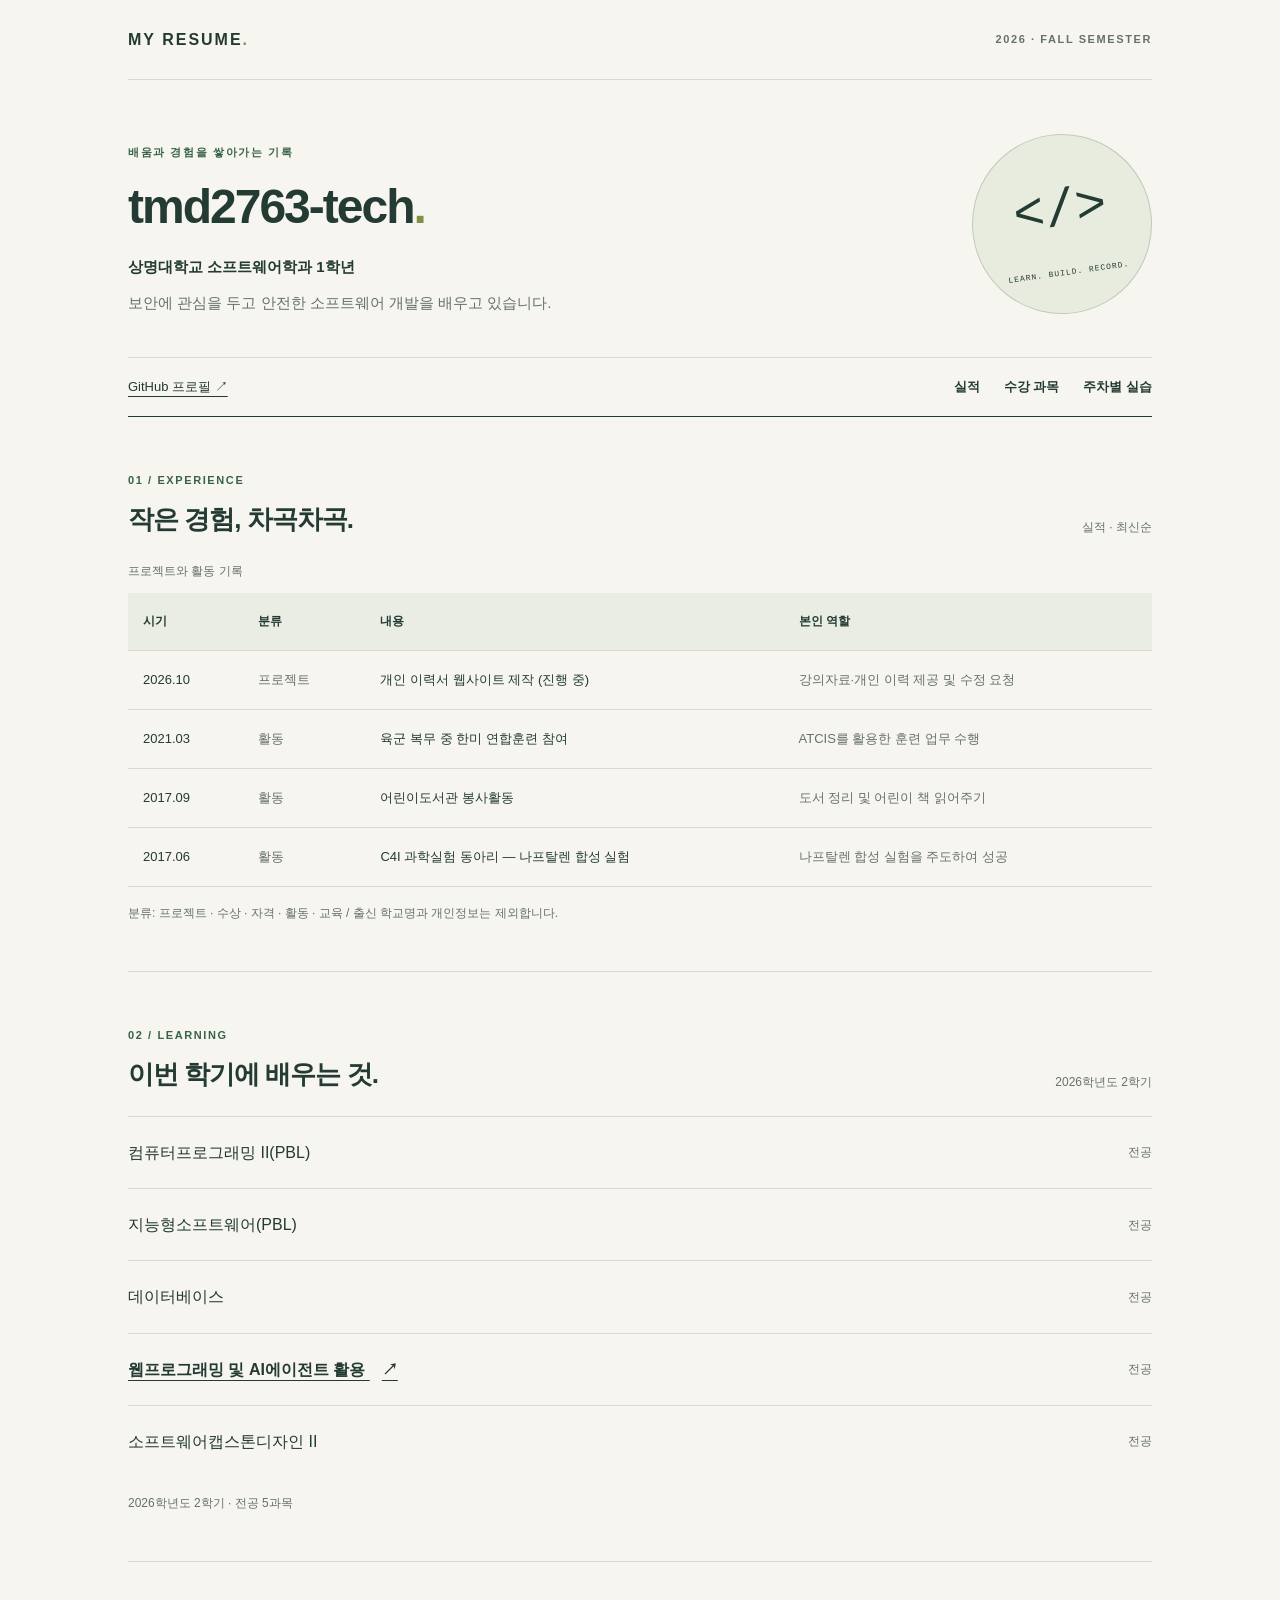
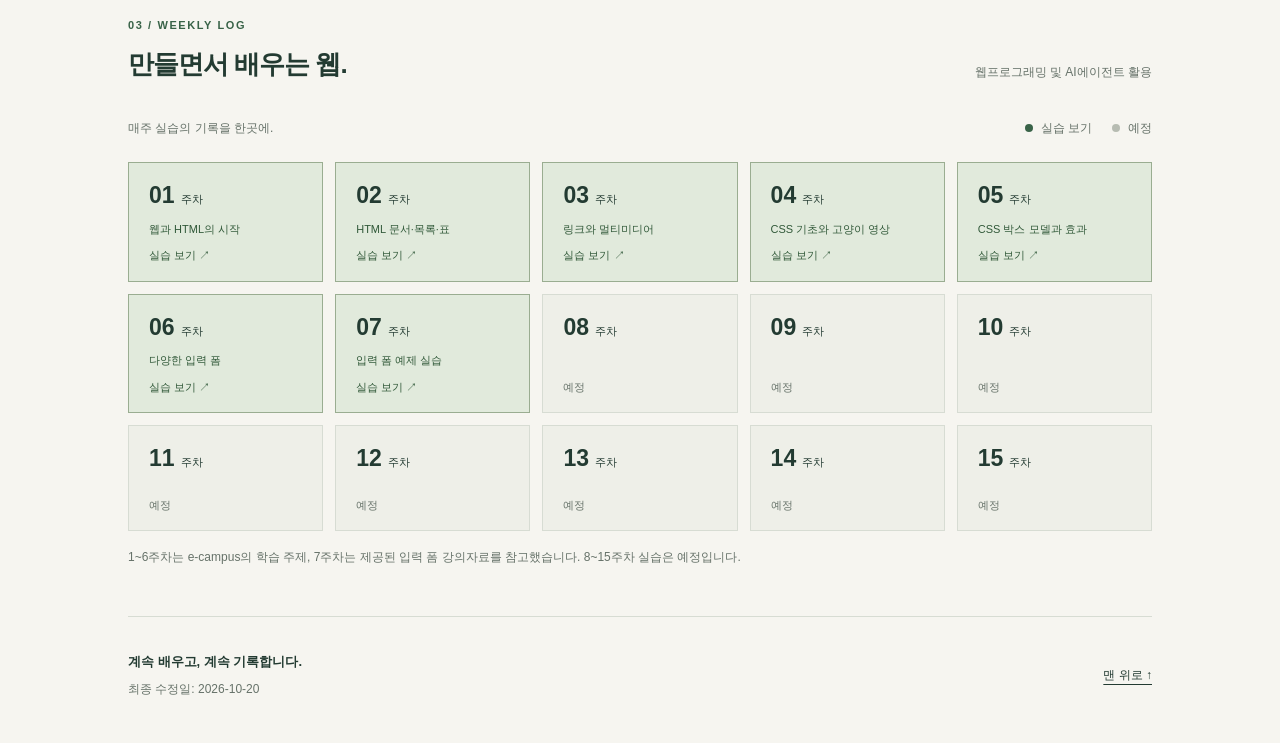
<file: index.html>
<!DOCTYPE html>
<html lang="ko">
<head>
  <meta charset="UTF-8">
  <meta name="viewport" content="width=device-width, initial-scale=1.0">
  <meta name="description" content="배움과 경험을 기록하는 개인 이력서">
  <title>개인 이력서 | 배움의 기록</title>
  <link rel="stylesheet" href="styles.css">
</head>
<body>
  <a class="skip-link" href="#main">본문으로 바로가기</a>
  <div class="page">
    <header id="top">
      <div class="topline"><span class="brand">MY RESUME<span class="dot">.</span></span><span class="edition">2026 · FALL SEMESTER</span></div>
      <div class="hero">
        <div>
          <p class="eyebrow">배움과 경험을 쌓아가는 기록</p>
          <h1>tmd2763-tech<span class="dot">.</span></h1>
          <p class="affiliation">상명대학교 소프트웨어학과 1학년</p>
          <p class="intro">보안에 관심을 두고 안전한 소프트웨어 개발을 배우고 있습니다.</p>
        </div>
        <div class="profile-mark" aria-hidden="true">&lt;/&gt;<span>LEARN. BUILD. RECORD.</span></div>
      </div>
      <div class="header-bottom"><a href="https://github.com/tmd2763-tech">GitHub 프로필 ↗</a><nav aria-label="이력서 목차"><a href="#experience">실적</a><a href="#courses">수강 과목</a><a href="#weekly">주차별 실습</a></nav></div>
    </header>
    <main id="main">
      <section id="experience" aria-labelledby="experience-title">
        <div class="section-heading"><div><span class="eyebrow">01 / EXPERIENCE</span><h2 id="experience-title">작은 경험, 차곡차곡.</h2></div><span class="section-aside">실적 · 최신순</span></div>
        <div class="table-scroll" role="region" aria-label="실적 표, 좁은 화면에서 가로 스크롤" tabindex="0">
          <table><caption>프로젝트와 활동 기록</caption><thead><tr><th scope="col">시기</th><th scope="col">분류</th><th scope="col">내용</th><th scope="col">본인 역할</th></tr></thead><tbody>
            <tr><td>2026.10</td><td>프로젝트</td><td>개인 이력서 웹사이트 제작 (진행 중)</td><td>강의자료·개인 이력 제공 및 수정 요청</td></tr>
            <tr><td>2021.03</td><td>활동</td><td>육군 복무 중 한미 연합훈련 참여</td><td>ATCIS를 활용한 훈련 업무 수행</td></tr>
            <tr><td>2017.09</td><td>활동</td><td>어린이도서관 봉사활동</td><td>도서 정리 및 어린이 책 읽어주기</td></tr>
            <tr><td>2017.06</td><td>활동</td><td>C4I 과학실험 동아리 — 나프탈렌 합성 실험</td><td>나프탈렌 합성 실험을 주도하여 성공</td></tr>
          </tbody></table>
        </div>
        <p class="section-note">분류: 프로젝트 · 수상 · 자격 · 활동 · 교육 / 출신 학교명과 개인정보는 제외합니다.</p>
      </section>
      <section id="courses" aria-labelledby="courses-title">
        <div class="section-heading"><div><span class="eyebrow">02 / LEARNING</span><h2 id="courses-title">이번 학기에 배우는 것.</h2></div><span class="section-aside">2026학년도 2학기</span></div>
        <ul class="course-list"><li><span>컴퓨터프로그래밍 II(PBL)</span><span class="course-type">전공</span></li><li><span>지능형소프트웨어(PBL)</span><span class="course-type">전공</span></li><li><span>데이터베이스</span><span class="course-type">전공</span></li><li><a href="#weekly">웹프로그래밍 및 AI에이전트 활용 <span aria-hidden="true">↗</span></a><span class="course-type">전공</span></li><li><span>소프트웨어캡스톤디자인 II</span><span class="course-type">전공</span></li></ul>
        <p class="section-note">2026학년도 2학기 · 전공 5과목</p>
      </section>
      <section id="weekly" aria-labelledby="weekly-title">
        <div class="section-heading"><div><span class="eyebrow">03 / WEEKLY LOG</span><h2 id="weekly-title">만들면서 배우는 웹.</h2></div><span class="section-aside">웹프로그래밍 및 AI에이전트 활용</span></div>
        <div class="weekly-meta"><p>매주 실습의 기록을 한곳에.</p><p class="legend"><span class="complete-dot"></span>실습 보기 <span class="pending-dot"></span>예정</p></div>
        <ol class="week-grid">
          <li class="completed"><a href="practice/lec01.html?v=20261020-clean"><span class="week-number">01<span>주차</span></span><span class="status">웹과 HTML의 시작</span><span class="status">실습 보기 ↗</span></a></li>
          <li class="completed"><a href="practice/lec02.html?v=20261020-clean"><span class="week-number">02<span>주차</span></span><span class="status">HTML 문서·목록·표</span><span class="status">실습 보기 ↗</span></a></li>
          <li class="completed"><a href="practice/lec03.html?v=20261020-clean"><span class="week-number">03<span>주차</span></span><span class="status">링크와 멀티미디어</span><span class="status">실습 보기 ↗</span></a></li>
          <li class="completed"><a href="practice/lec04.html?v=20261020-clean"><span class="week-number">04<span>주차</span></span><span class="status">CSS 기초와 고양이 영상</span><span class="status">실습 보기 ↗</span></a></li>
          <li class="completed"><a href="practice/lec05.html?v=20261020-clean"><span class="week-number">05<span>주차</span></span><span class="status">CSS 박스 모델과 효과</span><span class="status">실습 보기 ↗</span></a></li>
          <li class="completed"><a href="practice/lec06.html?v=20261020-clean"><span class="week-number">06<span>주차</span></span><span class="status">다양한 입력 폼</span><span class="status">실습 보기 ↗</span></a></li>
          <li class="completed"><a href="practice/lec07.html?v=20261020-clean"><span class="week-number">07<span>주차</span></span><span class="status">입력 폼 예제 실습</span><span class="status">실습 보기 ↗</span></a></li>
          <li><span class="week-number">08<span>주차</span></span><span class="status">예정</span></li>
          <li><span class="week-number">09<span>주차</span></span><span class="status">예정</span></li>
          <li><span class="week-number">10<span>주차</span></span><span class="status">예정</span></li>
          <li><span class="week-number">11<span>주차</span></span><span class="status">예정</span></li>
          <li><span class="week-number">12<span>주차</span></span><span class="status">예정</span></li>
          <li><span class="week-number">13<span>주차</span></span><span class="status">예정</span></li>
          <li><span class="week-number">14<span>주차</span></span><span class="status">예정</span></li>
          <li><span class="week-number">15<span>주차</span></span><span class="status">예정</span></li>
        </ol>
        <p class="section-note">1~6주차는 e-campus의 학습 주제, 7주차는 제공된 입력 폼 강의자료를 참고했습니다. 8~15주차 실습은 예정입니다.</p>
      </section>
    </main>
    <footer><div><strong>계속 배우고, 계속 기록합니다.</strong><p>최종 수정일: <time datetime="2026-10-20">2026-10-20</time></p></div><a href="#top">맨 위로 <span aria-hidden="true">↑</span></a></footer>
  </div>
</body>
</html>
</file>
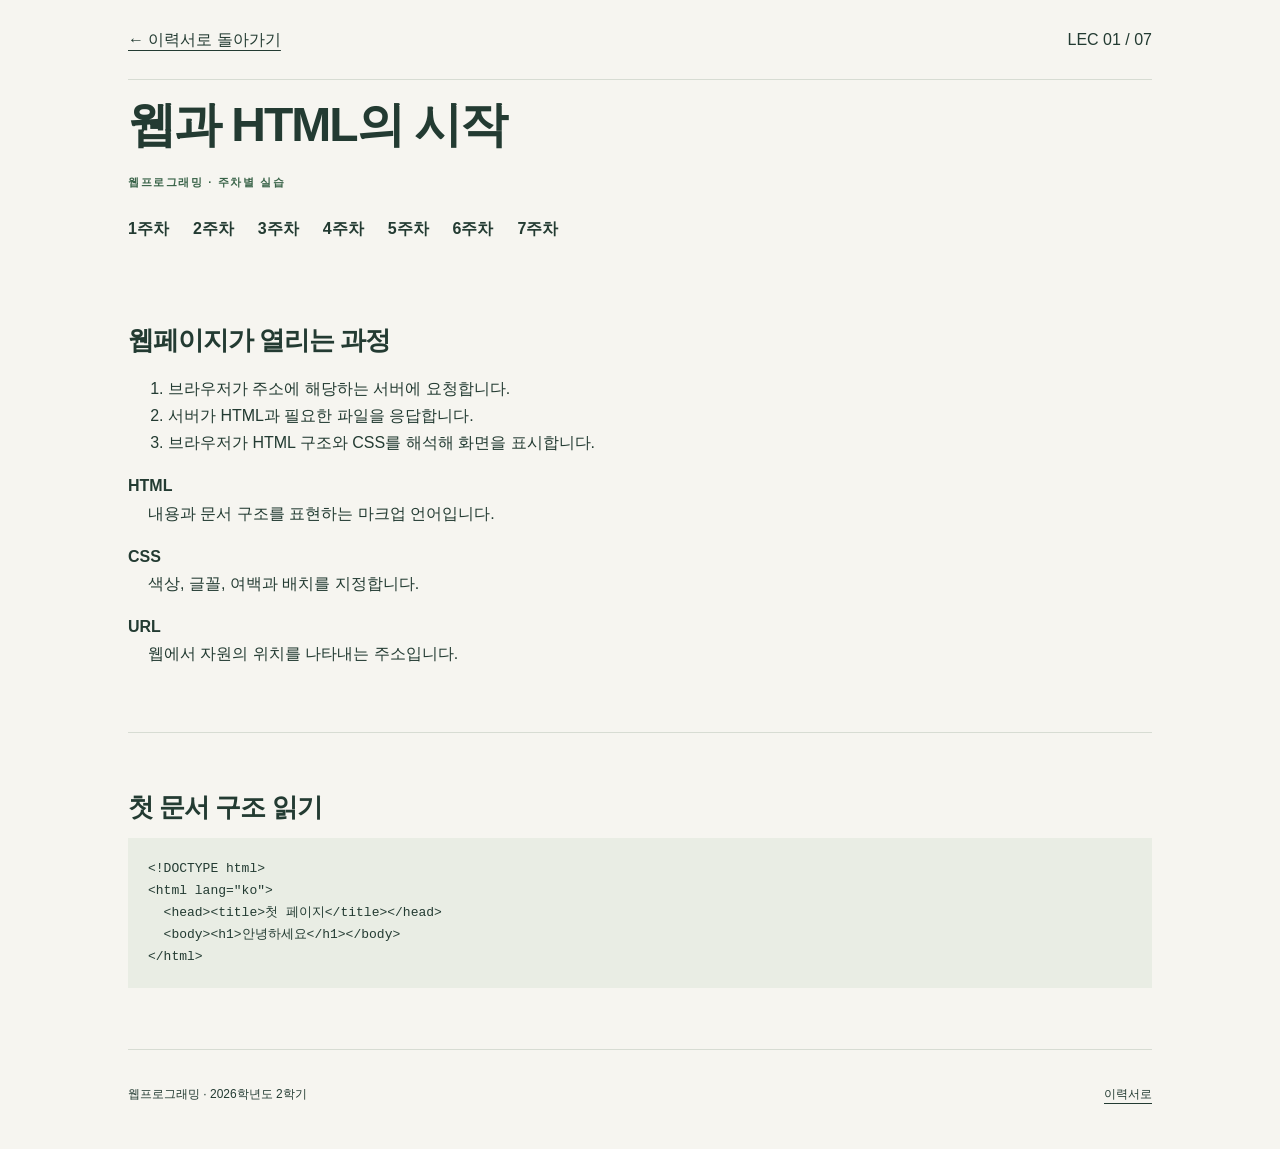
<file: practice/lec01.html>
<!DOCTYPE html><html lang="ko"><head><meta charset="UTF-8"><meta name="viewport" content="width=device-width, initial-scale=1.0"><title>Lec01 · 웹과 HTML의 시작</title><link rel="stylesheet" href="../styles.css"><link rel="stylesheet" href="practice.css"></head><body><a class="skip-link" href="#main">본문으로 바로가기</a><div class="page"><header><div class="topline"><a href="../index.html?v=20261020-clean#weekly">← 이력서로 돌아가기</a><span>LEC 01 / 07</span></div><h1>웹과 HTML의 시작</h1><p class="eyebrow">웹프로그래밍 · 주차별 실습</p><nav class="lesson-nav" aria-label="주차별 실습"><a href="lec01.html?v=20261020-clean">1주차</a><a href="lec02.html?v=20261020-clean">2주차</a><a href="lec03.html?v=20261020-clean">3주차</a><a href="lec04.html?v=20261020-clean">4주차</a><a href="lec05.html?v=20261020-clean">5주차</a><a href="lec06.html?v=20261020-clean">6주차</a><a href="lec07.html?v=20261020-clean">7주차</a></nav></header><main id="main"><section><h2>웹페이지가 열리는 과정</h2><ol><li>브라우저가 주소에 해당하는 서버에 요청합니다.</li><li>서버가 HTML과 필요한 파일을 응답합니다.</li><li>브라우저가 HTML 구조와 CSS를 해석해 화면을 표시합니다.</li></ol><dl><dt>HTML</dt><dd>내용과 문서 구조를 표현하는 마크업 언어입니다.</dd><dt>CSS</dt><dd>색상, 글꼴, 여백과 배치를 지정합니다.</dd><dt>URL</dt><dd>웹에서 자원의 위치를 나타내는 주소입니다.</dd></dl></section><section><h2>첫 문서 구조 읽기</h2><pre><code>&lt;!DOCTYPE html&gt;
&lt;html lang="ko"&gt;
  &lt;head&gt;&lt;title&gt;첫 페이지&lt;/title&gt;&lt;/head&gt;
  &lt;body&gt;&lt;h1&gt;안녕하세요&lt;/h1&gt;&lt;/body&gt;
&lt;/html&gt;</code></pre></section></main><footer><span>웹프로그래밍 · 2026학년도 2학기</span><a href="../index.html?v=20261020-clean#weekly">이력서로</a></footer></div></body></html>
</file>
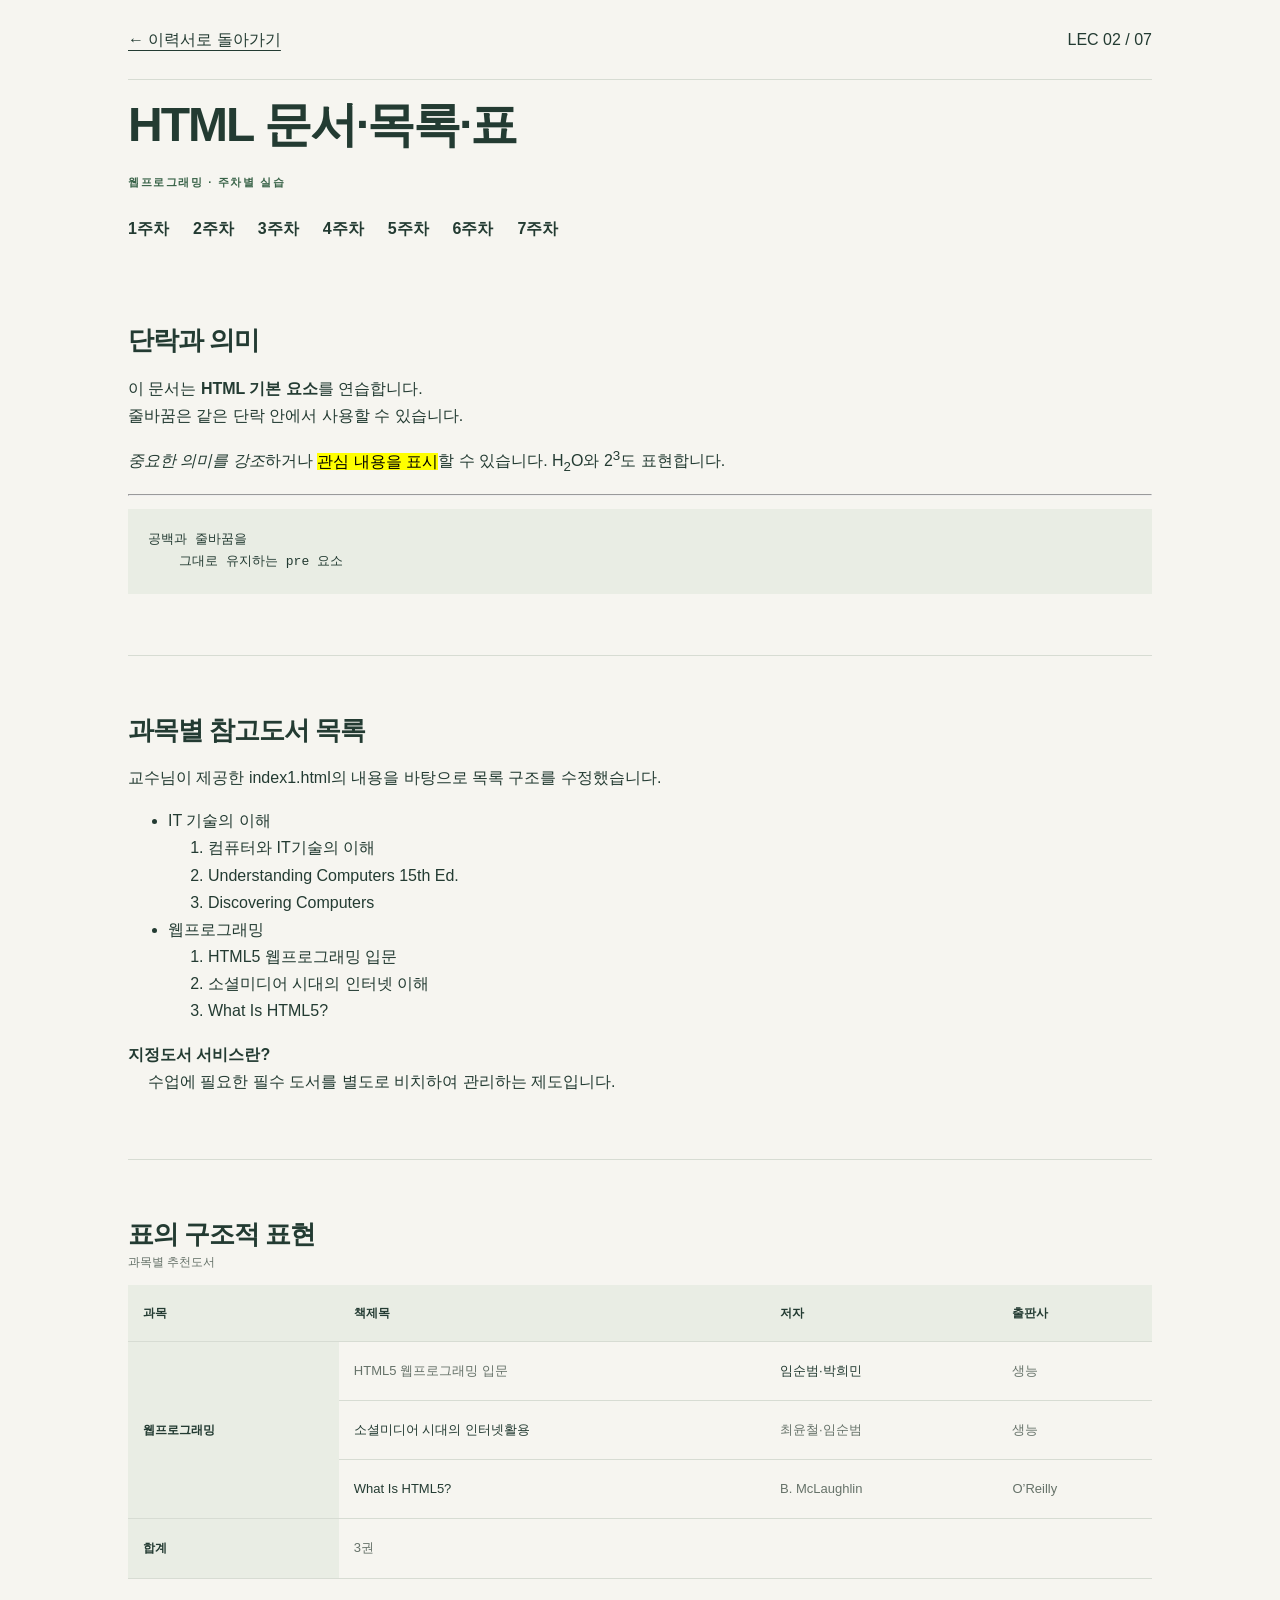
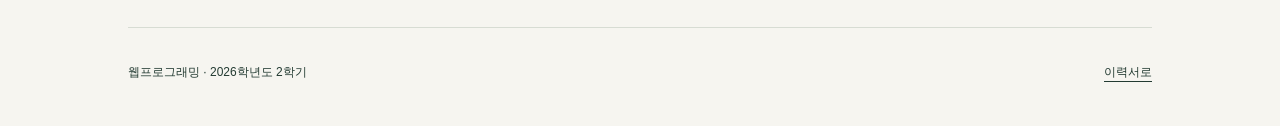
<file: practice/lec02.html>
<!DOCTYPE html><html lang="ko"><head><meta charset="UTF-8"><meta name="viewport" content="width=device-width, initial-scale=1.0"><title>Lec02 · HTML 문서·목록·표</title><link rel="stylesheet" href="../styles.css"><link rel="stylesheet" href="practice.css"></head><body><a class="skip-link" href="#main">본문으로 바로가기</a><div class="page"><header><div class="topline"><a href="../index.html?v=20261020-clean#weekly">← 이력서로 돌아가기</a><span>LEC 02 / 07</span></div><h1>HTML 문서·목록·표</h1><p class="eyebrow">웹프로그래밍 · 주차별 실습</p><nav class="lesson-nav" aria-label="주차별 실습"><a href="lec01.html?v=20261020-clean">1주차</a><a href="lec02.html?v=20261020-clean">2주차</a><a href="lec03.html?v=20261020-clean">3주차</a><a href="lec04.html?v=20261020-clean">4주차</a><a href="lec05.html?v=20261020-clean">5주차</a><a href="lec06.html?v=20261020-clean">6주차</a><a href="lec07.html?v=20261020-clean">7주차</a></nav></header><main id="main"><section><h2>단락과 의미</h2><p>이 문서는 <strong>HTML 기본 요소</strong>를 연습합니다.<br>줄바꿈은 같은 단락 안에서 사용할 수 있습니다.</p><p><em>중요한 의미를 강조</em>하거나 <mark>관심 내용을 표시</mark>할 수 있습니다. H<sub>2</sub>O와 2<sup>3</sup>도 표현합니다.</p><hr><pre>공백과 줄바꿈을
    그대로 유지하는 pre 요소</pre></section><section><h2>과목별 참고도서 목록</h2><p>교수님이 제공한 index1.html의 내용을 바탕으로 목록 구조를 수정했습니다.</p><ul><li>IT 기술의 이해<ol><li>컴퓨터와 IT기술의 이해</li><li>Understanding Computers 15th Ed.</li><li>Discovering Computers</li></ol></li><li>웹프로그래밍<ol><li>HTML5 웹프로그래밍 입문</li><li>소셜미디어 시대의 인터넷 이해</li><li>What Is HTML5?</li></ol></li></ul><dl><dt>지정도서 서비스란?</dt><dd>수업에 필요한 필수 도서를 별도로 비치하여 관리하는 제도입니다.</dd></dl></section><section><h2>표의 구조적 표현</h2><div class="table-scroll" tabindex="0" role="region" aria-label="과목별 추천도서 표"><table><caption>과목별 추천도서</caption><thead><tr><th scope="col">과목</th><th scope="col">책제목</th><th scope="col">저자</th><th scope="col">출판사</th></tr></thead><tbody><tr><th scope="rowgroup" rowspan="3">웹프로그래밍</th><td>HTML5 웹프로그래밍 입문</td><td>임순범·박희민</td><td>생능</td></tr><tr><td>소셜미디어 시대의 인터넷활용</td><td>최윤철·임순범</td><td>생능</td></tr><tr><td>What Is HTML5?</td><td>B. McLaughlin</td><td>O’Reilly</td></tr></tbody><tfoot><tr><th scope="row">합계</th><td colspan="3">3권</td></tr></tfoot></table></div></section></main><footer><span>웹프로그래밍 · 2026학년도 2학기</span><a href="../index.html?v=20261020-clean#weekly">이력서로</a></footer></div></body></html>
</file>
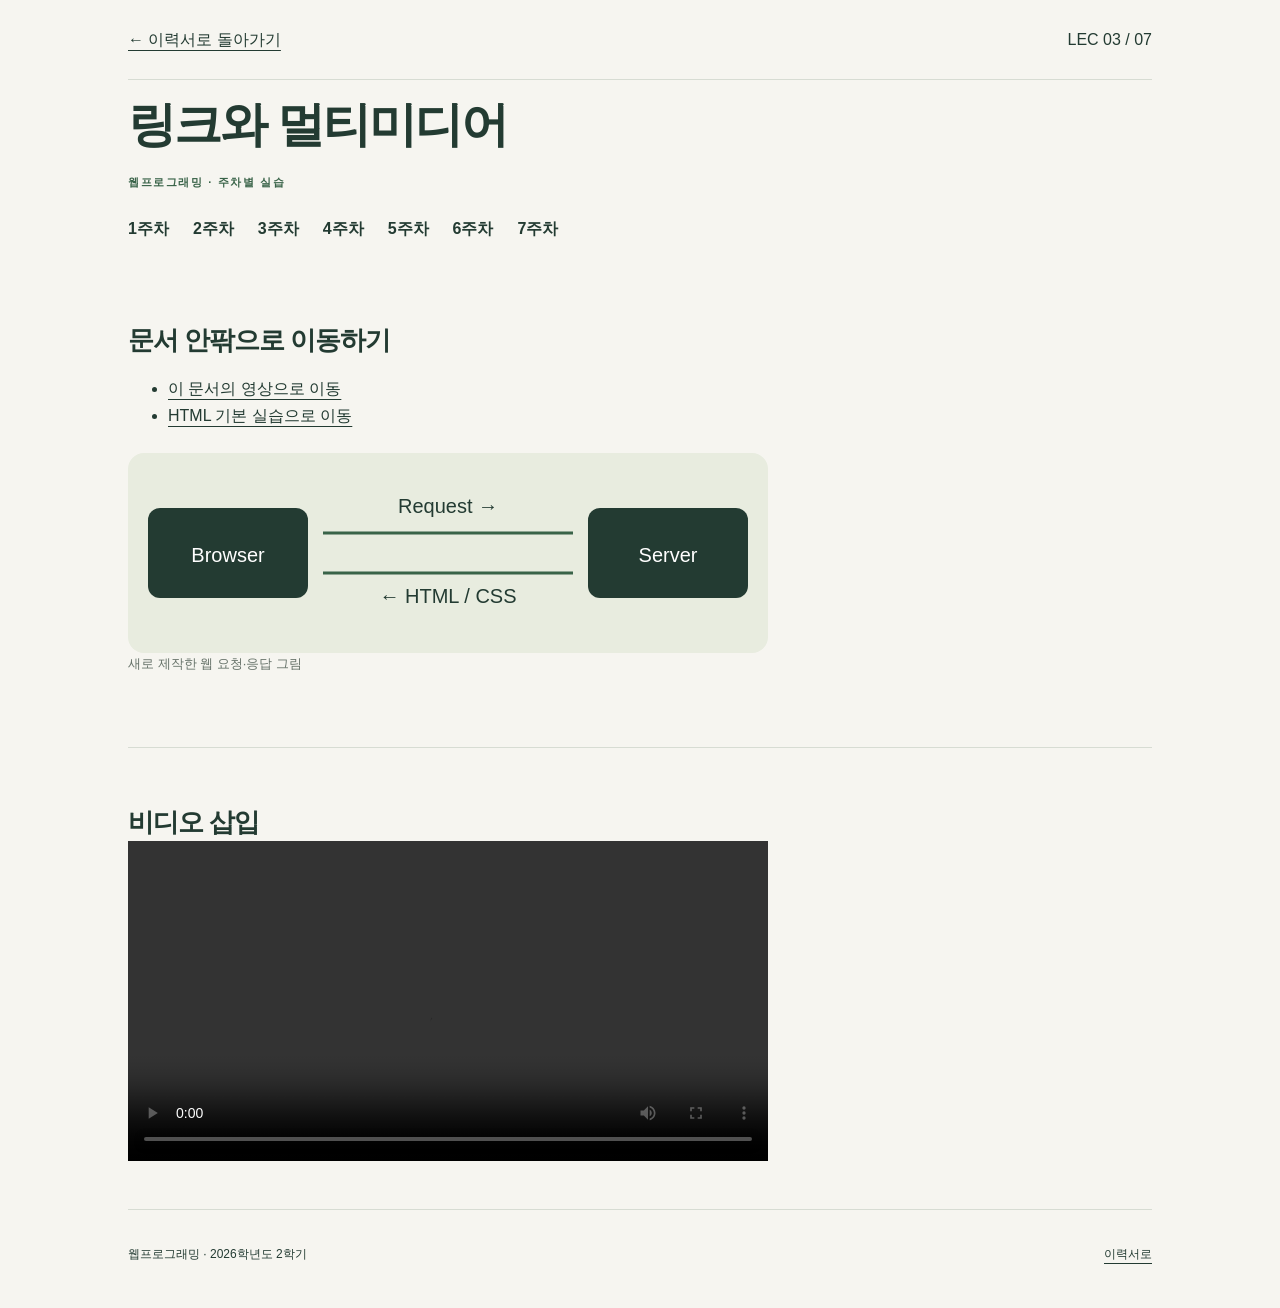
<file: practice/lec03.html>
<!DOCTYPE html><html lang="ko"><head><meta charset="UTF-8"><meta name="viewport" content="width=device-width, initial-scale=1.0"><title>Lec03 · 링크와 멀티미디어</title><link rel="stylesheet" href="../styles.css"><link rel="stylesheet" href="practice.css"></head><body><a class="skip-link" href="#main">본문으로 바로가기</a><div class="page"><header><div class="topline"><a href="../index.html?v=20261020-clean#weekly">← 이력서로 돌아가기</a><span>LEC 03 / 07</span></div><h1>링크와 멀티미디어</h1><p class="eyebrow">웹프로그래밍 · 주차별 실습</p><nav class="lesson-nav" aria-label="주차별 실습"><a href="lec01.html?v=20261020-clean">1주차</a><a href="lec02.html?v=20261020-clean">2주차</a><a href="lec03.html?v=20261020-clean">3주차</a><a href="lec04.html?v=20261020-clean">4주차</a><a href="lec05.html?v=20261020-clean">5주차</a><a href="lec06.html?v=20261020-clean">6주차</a><a href="lec07.html?v=20261020-clean">7주차</a></nav></header><main id="main"><section><h2>문서 안팎으로 이동하기</h2><ul><li><a href="#movie">이 문서의 영상으로 이동</a></li><li><a href="lec02.html?v=20261020-clean">HTML 기본 실습으로 이동</a></li></ul><figure><img src="../assets/web-diagram.svg" width="640" height="200" alt="브라우저가 서버에 요청하고 서버가 HTML을 응답하는 흐름"><figcaption>새로 제작한 웹 요청·응답 그림</figcaption></figure></section><section id="movie"><h2>비디오 삽입</h2><video controls preload="metadata" aria-label="제공받은 고양이 영상"><source src="../assets/cat.mp4" type="video/mp4">동영상을 지원하지 않는 브라우저입니다.</video></section></main><footer><span>웹프로그래밍 · 2026학년도 2학기</span><a href="../index.html?v=20261020-clean#weekly">이력서로</a></footer></div></body></html>
</file>
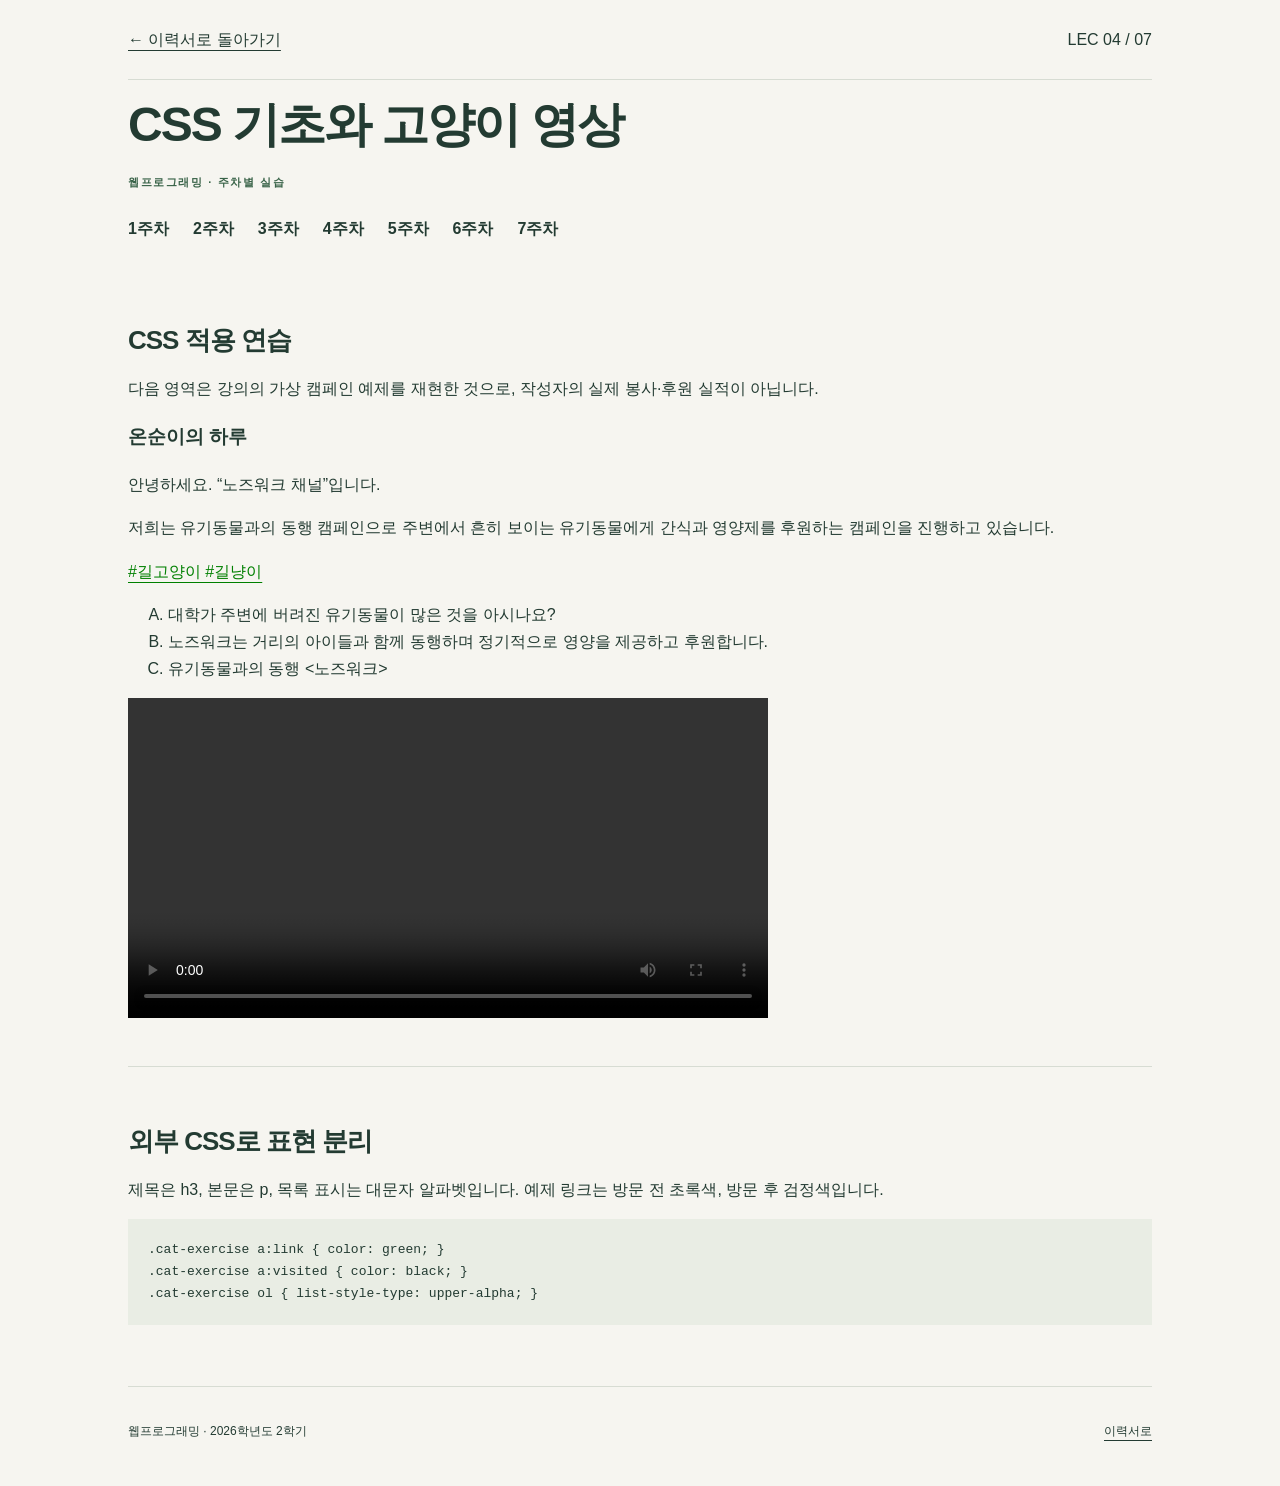
<file: practice/lec04.html>
<!DOCTYPE html><html lang="ko"><head><meta charset="UTF-8"><meta name="viewport" content="width=device-width, initial-scale=1.0"><title>Lec04 · CSS 기초와 고양이 영상</title><link rel="stylesheet" href="../styles.css"><link rel="stylesheet" href="practice.css"></head><body><a class="skip-link" href="#main">본문으로 바로가기</a><div class="page"><header><div class="topline"><a href="../index.html?v=20261020-clean#weekly">← 이력서로 돌아가기</a><span>LEC 04 / 07</span></div><h1>CSS 기초와 고양이 영상</h1><p class="eyebrow">웹프로그래밍 · 주차별 실습</p><nav class="lesson-nav" aria-label="주차별 실습"><a href="lec01.html?v=20261020-clean">1주차</a><a href="lec02.html?v=20261020-clean">2주차</a><a href="lec03.html?v=20261020-clean">3주차</a><a href="lec04.html?v=20261020-clean">4주차</a><a href="lec05.html?v=20261020-clean">5주차</a><a href="lec06.html?v=20261020-clean">6주차</a><a href="lec07.html?v=20261020-clean">7주차</a></nav></header><main id="main"><section class="cat-exercise"><h2>CSS 적용 연습</h2><p>다음 영역은 강의의 가상 캠페인 예제를 재현한 것으로, 작성자의 실제 봉사·후원 실적이 아닙니다.</p><h3>온순이의 하루</h3><p>안녕하세요. “노즈워크 채널”입니다.</p><p>저희는 유기동물과의 동행 캠페인으로 주변에서 흔히 보이는 유기동물에게 간식과 영양제를 후원하는 캠페인을 진행하고 있습니다.</p><p><a href="https://search.naver.com/search.naver?query=cat">#길고양이 #길냥이</a></p><ol><li>대학가 주변에 버려진 유기동물이 많은 것을 아시나요?</li><li>노즈워크는 거리의 아이들과 함께 동행하며 정기적으로 영양을 제공하고 후원합니다.</li><li>유기동물과의 동행 &lt;노즈워크&gt;</li></ol><video controls preload="metadata" aria-label="제공받은 고양이 영상"><source src="../assets/cat.mp4" type="video/mp4">동영상을 지원하지 않는 브라우저입니다.</video></section><section><h2>외부 CSS로 표현 분리</h2><p>제목은 h3, 본문은 p, 목록 표시는 대문자 알파벳입니다. 예제 링크는 방문 전 초록색, 방문 후 검정색입니다.</p><pre><code>.cat-exercise a:link { color: green; }
.cat-exercise a:visited { color: black; }
.cat-exercise ol { list-style-type: upper-alpha; }</code></pre></section></main><footer><span>웹프로그래밍 · 2026학년도 2학기</span><a href="../index.html?v=20261020-clean#weekly">이력서로</a></footer></div></body></html>
</file>
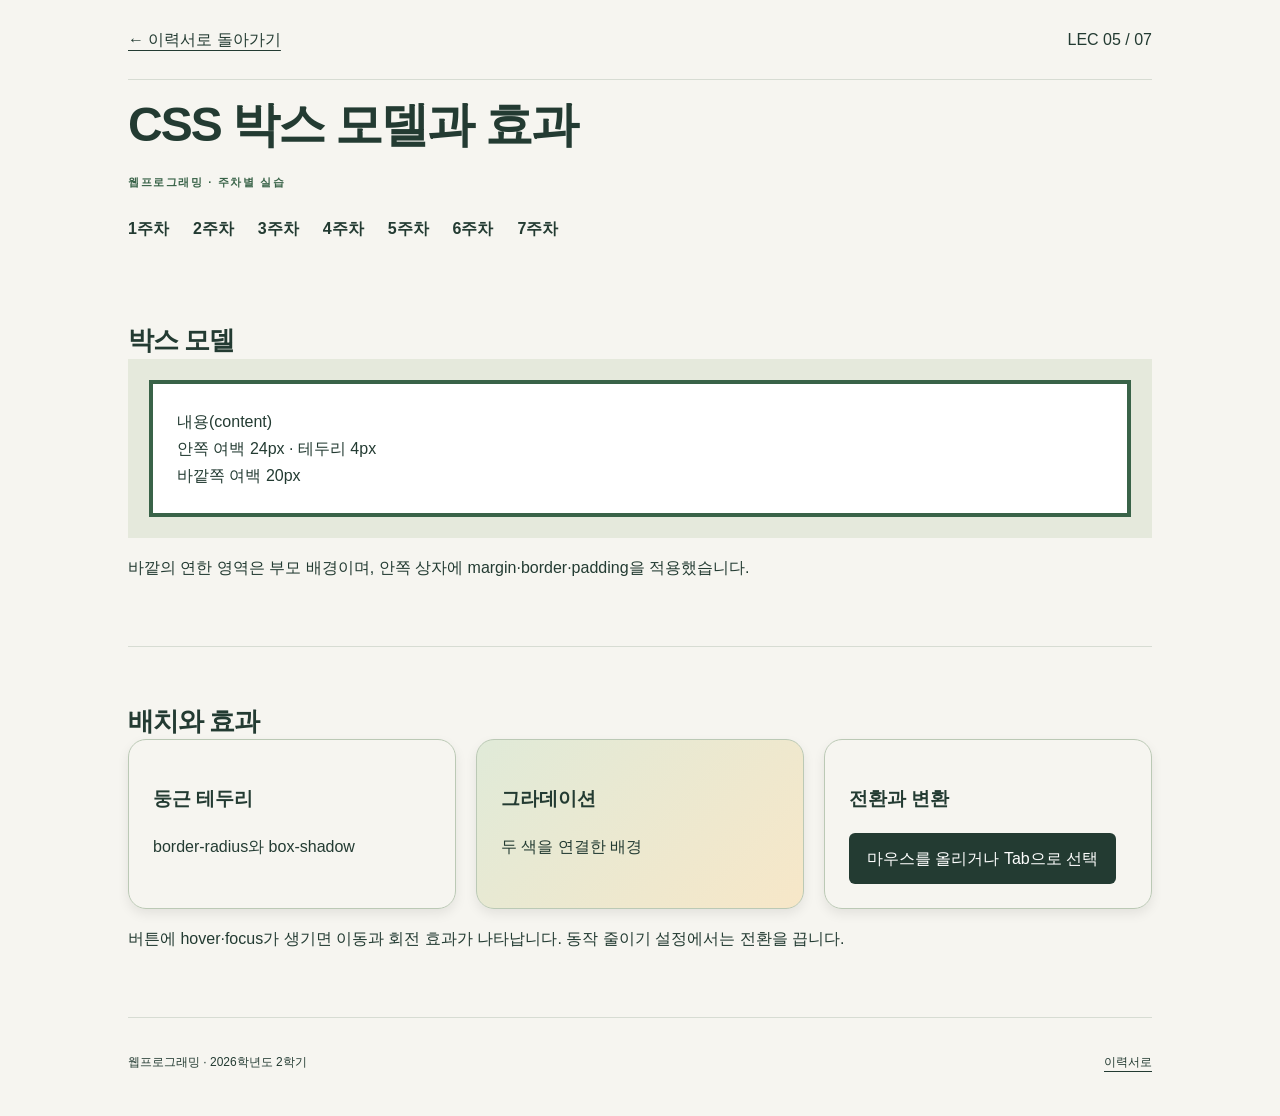
<file: practice/lec05.html>
<!DOCTYPE html><html lang="ko"><head><meta charset="UTF-8"><meta name="viewport" content="width=device-width, initial-scale=1.0"><title>Lec05 · CSS 박스 모델과 효과</title><link rel="stylesheet" href="../styles.css"><link rel="stylesheet" href="practice.css"></head><body><a class="skip-link" href="#main">본문으로 바로가기</a><div class="page"><header><div class="topline"><a href="../index.html?v=20261020-clean#weekly">← 이력서로 돌아가기</a><span>LEC 05 / 07</span></div><h1>CSS 박스 모델과 효과</h1><p class="eyebrow">웹프로그래밍 · 주차별 실습</p><nav class="lesson-nav" aria-label="주차별 실습"><a href="lec01.html?v=20261020-clean">1주차</a><a href="lec02.html?v=20261020-clean">2주차</a><a href="lec03.html?v=20261020-clean">3주차</a><a href="lec04.html?v=20261020-clean">4주차</a><a href="lec05.html?v=20261020-clean">5주차</a><a href="lec06.html?v=20261020-clean">6주차</a><a href="lec07.html?v=20261020-clean">7주차</a></nav></header><main id="main"><section><h2>박스 모델</h2><div class="margin-demo"><div class="box-demo">내용(content)<br>안쪽 여백 24px · 테두리 4px<br>바깥쪽 여백 20px</div></div><p>바깥의 연한 영역은 부모 배경이며, 안쪽 상자에 margin·border·padding을 적용했습니다.</p></section><section><h2>배치와 효과</h2><div class="effect-grid"><div class="effect-card"><h3>둥근 테두리</h3><p>border-radius와 box-shadow</p></div><div class="effect-card gradient"><h3>그라데이션</h3><p>두 색을 연결한 배경</p></div><div class="effect-card"><h3>전환과 변환</h3><button class="transform-demo" type="button">마우스를 올리거나 Tab으로 선택</button></div></div><p>버튼에 hover·focus가 생기면 이동과 회전 효과가 나타납니다. 동작 줄이기 설정에서는 전환을 끕니다.</p></section></main><footer><span>웹프로그래밍 · 2026학년도 2학기</span><a href="../index.html?v=20261020-clean#weekly">이력서로</a></footer></div></body></html>
</file>
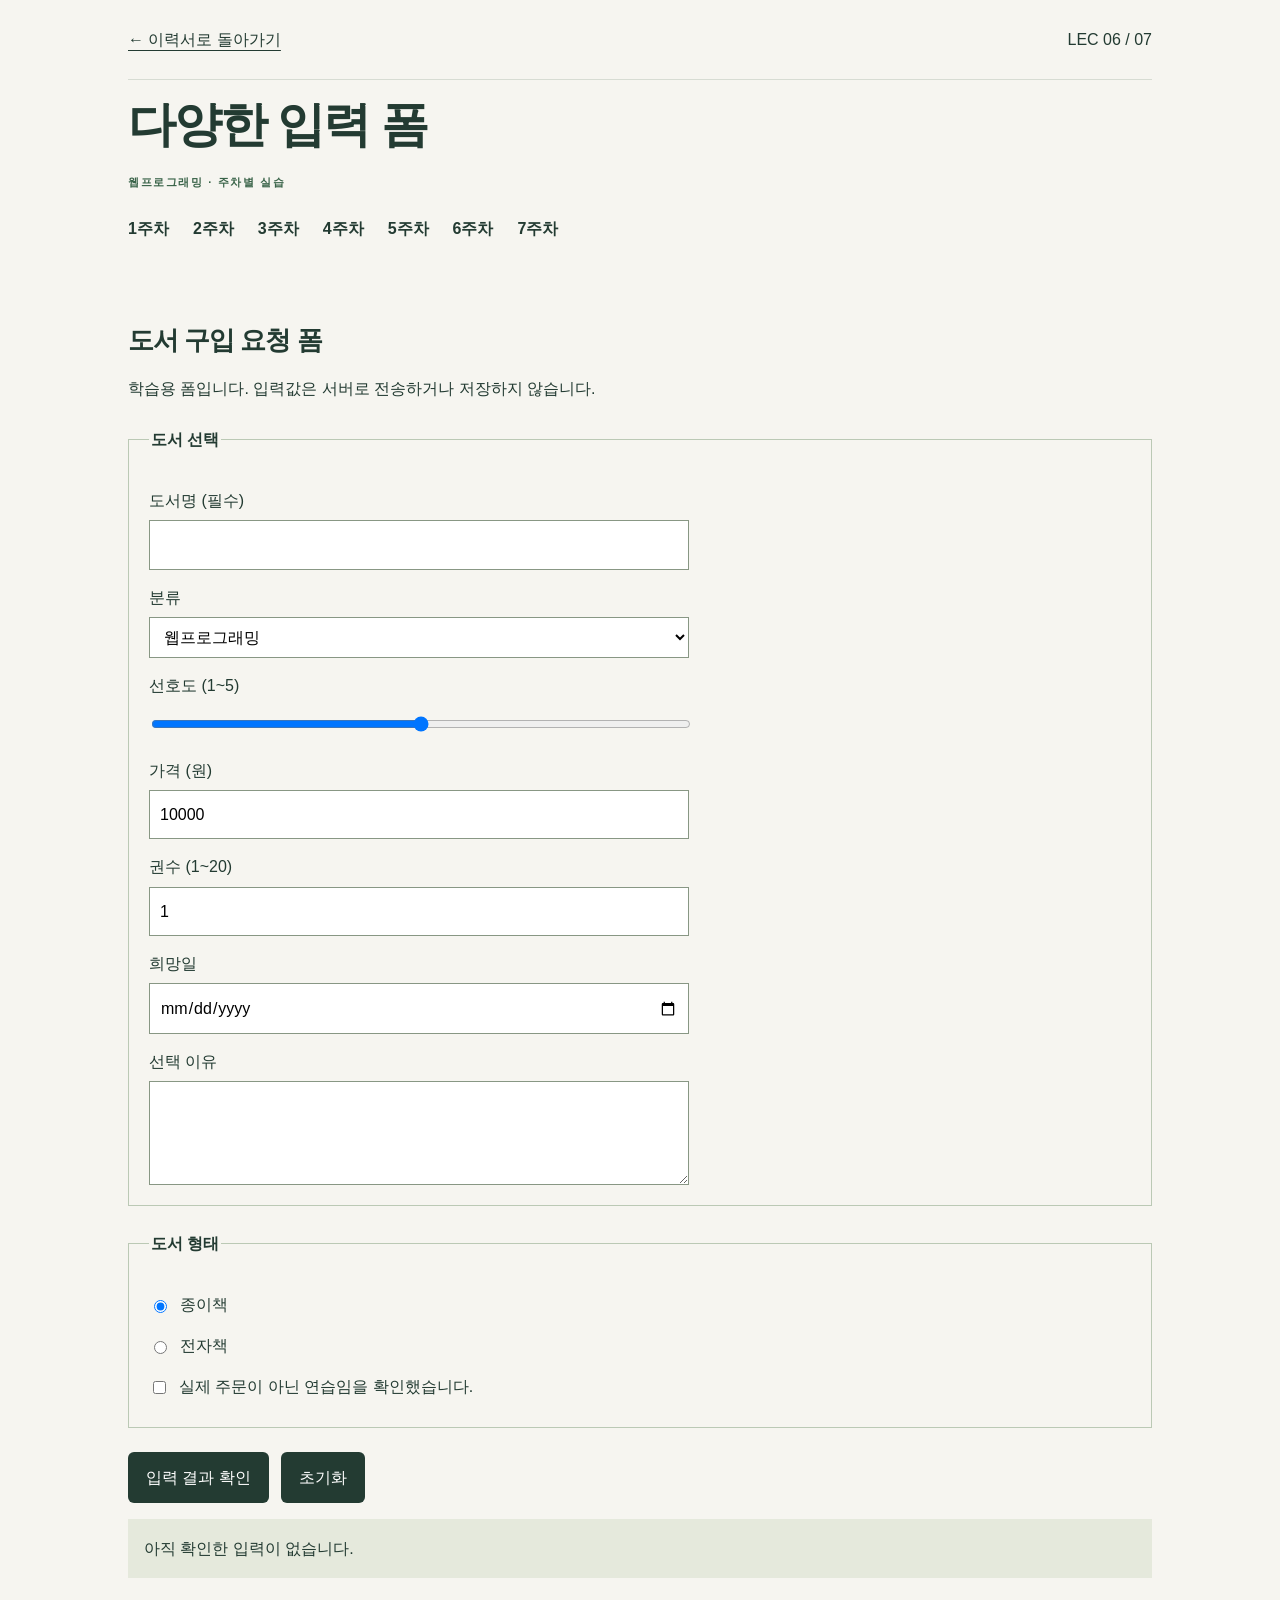
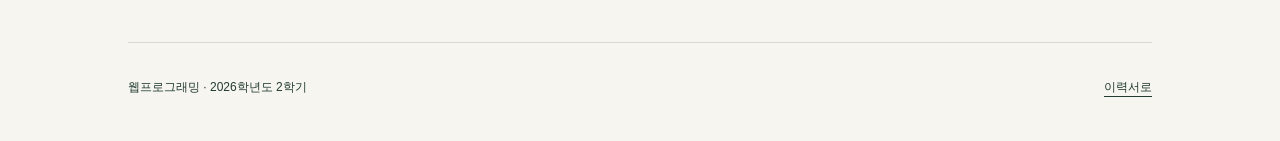
<file: practice/lec06.html>
<!DOCTYPE html><html lang="ko"><head><meta charset="UTF-8"><meta name="viewport" content="width=device-width, initial-scale=1.0"><title>Lec06 · 다양한 입력 폼</title><link rel="stylesheet" href="../styles.css"><link rel="stylesheet" href="practice.css"><script src="forms.js" defer></script></head><body><a class="skip-link" href="#main">본문으로 바로가기</a><div class="page"><header><div class="topline"><a href="../index.html?v=20261020-clean#weekly">← 이력서로 돌아가기</a><span>LEC 06 / 07</span></div><h1>다양한 입력 폼</h1><p class="eyebrow">웹프로그래밍 · 주차별 실습</p><nav class="lesson-nav" aria-label="주차별 실습"><a href="lec01.html?v=20261020-clean">1주차</a><a href="lec02.html?v=20261020-clean">2주차</a><a href="lec03.html?v=20261020-clean">3주차</a><a href="lec04.html?v=20261020-clean">4주차</a><a href="lec05.html?v=20261020-clean">5주차</a><a href="lec06.html?v=20261020-clean">6주차</a><a href="lec07.html?v=20261020-clean">7주차</a></nav></header><main id="main"><section><h2>도서 구입 요청 폼</h2><p>학습용 폼입니다. 입력값은 서버로 전송하거나 저장하지 않습니다.</p><form id="book-form"><fieldset><legend>도서 선택</legend><label for="book">도서명 (필수)</label><input id="book" name="book" type="text" list="books" required maxlength="100"><datalist id="books"><option value="멀티미디어배움터"></option><option value="인터넷배움터"></option><option value="컴퓨터와 IT 기술의 이해"></option></datalist><label for="category">분류</label><select id="category" name="category"><option>웹프로그래밍</option><option>보안</option><option>컴퓨터 기초</option></select><label for="preference">선호도 (1~5)</label><input id="preference" name="preference" type="range" min="1" max="5" value="3"><label for="price">가격 (원)</label><input id="price" name="price" type="number" min="0" max="1000000" step="100" value="10000" required><label for="quantity">권수 (1~20)</label><input id="quantity" name="quantity" type="number" min="1" max="20" value="1" required><label for="date">희망일</label><input id="date" name="date" type="date"><label for="memo">선택 이유</label><textarea id="memo" name="memo" rows="3" maxlength="300"></textarea></fieldset><fieldset><legend>도서 형태</legend><label class="inline"><input type="radio" name="format" value="종이책" checked>종이책</label><label class="inline"><input type="radio" name="format" value="전자책">전자책</label><label class="inline"><input type="checkbox" name="notice" required>실제 주문이 아닌 연습임을 확인했습니다.</label></fieldset><div class="actions"><button type="submit">입력 결과 확인</button><button type="reset">초기화</button></div><p id="form-result" role="status" aria-live="polite">아직 확인한 입력이 없습니다.</p></form></section></main><footer><span>웹프로그래밍 · 2026학년도 2학기</span><a href="../index.html?v=20261020-clean#weekly">이력서로</a></footer></div></body></html>
</file>
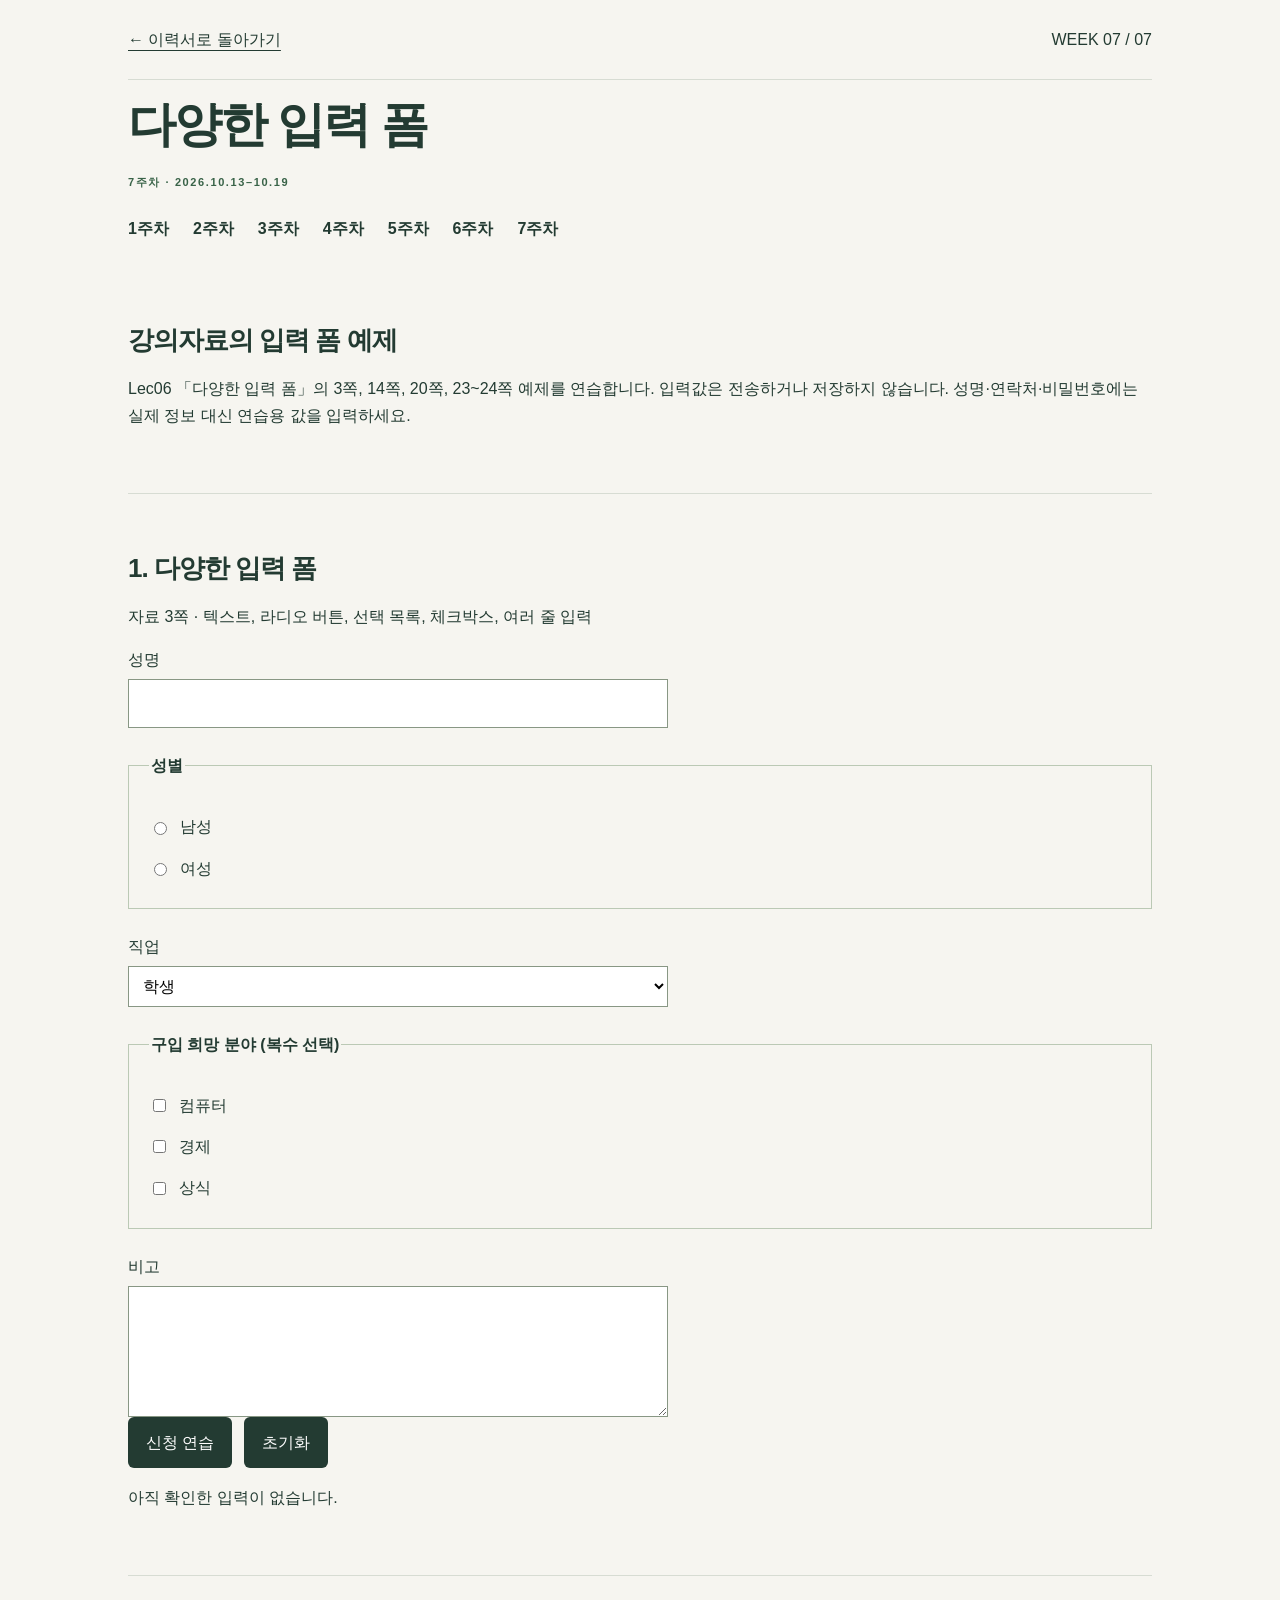
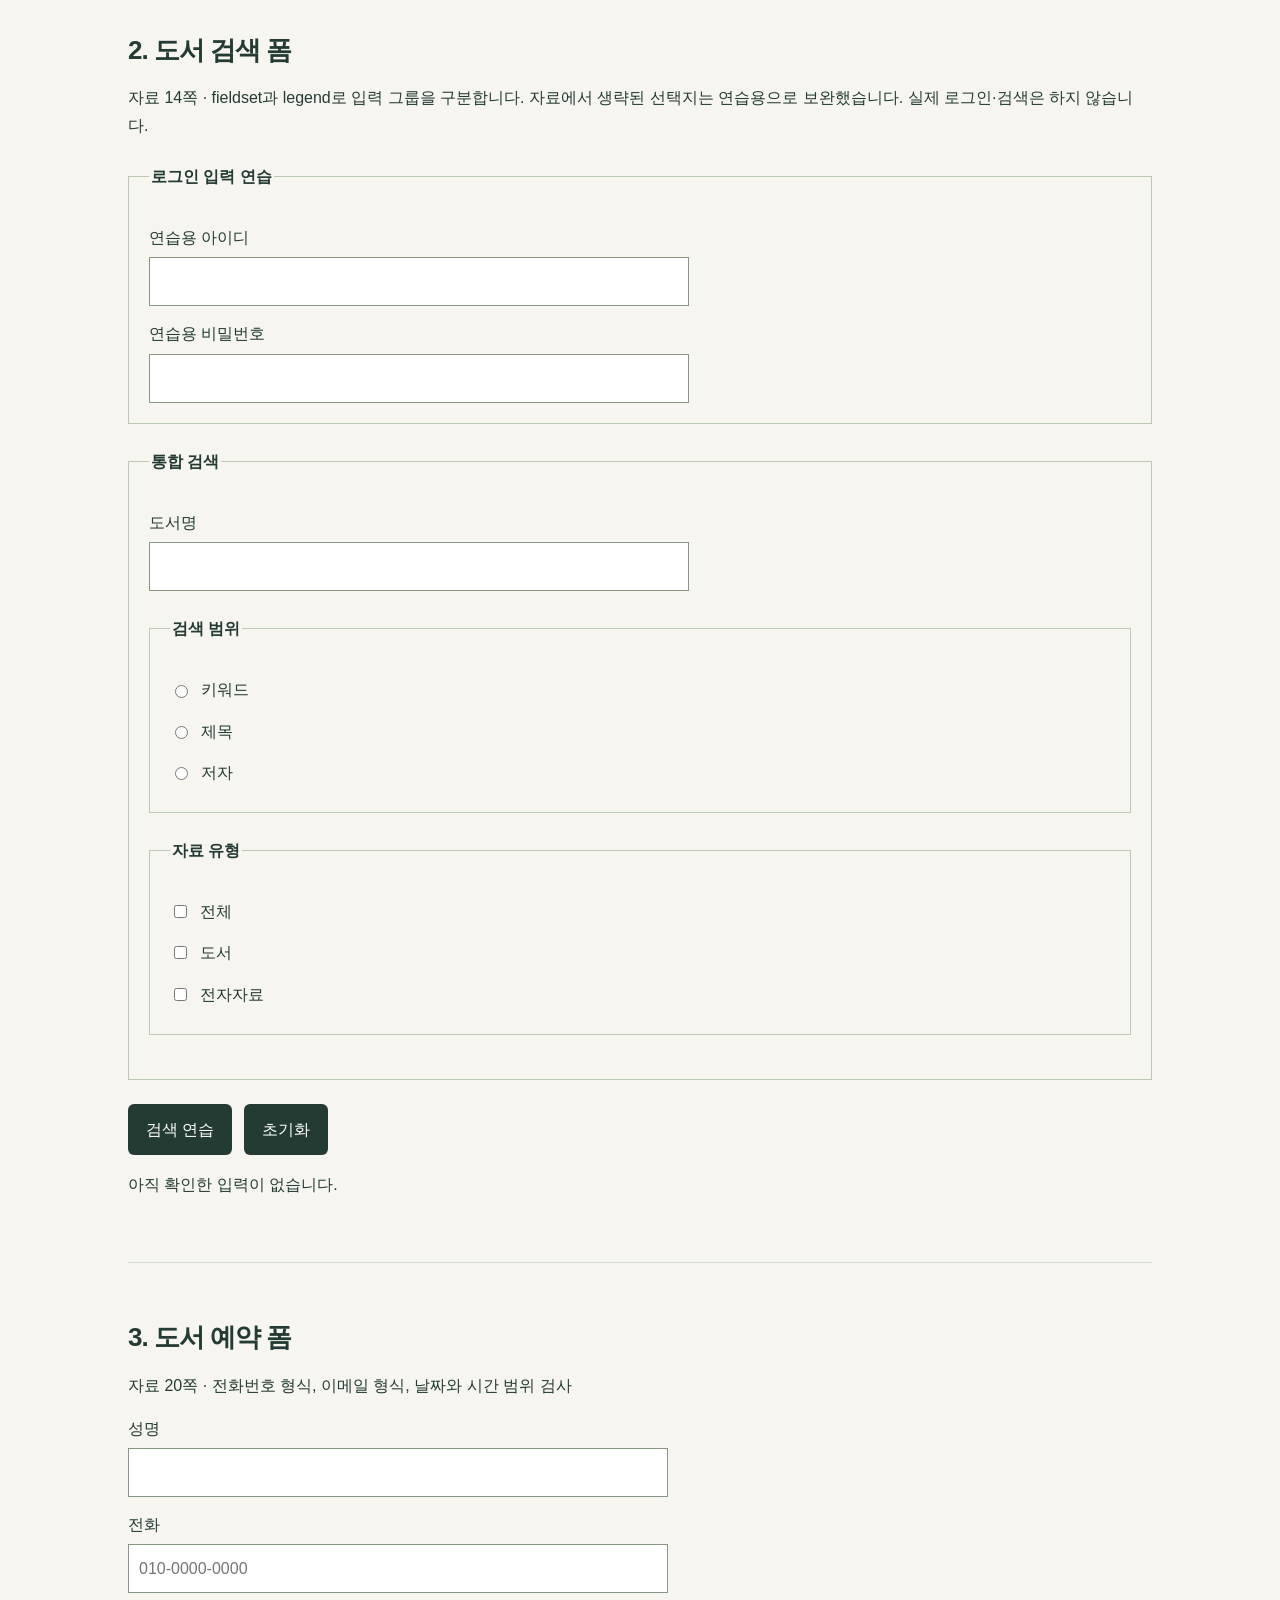
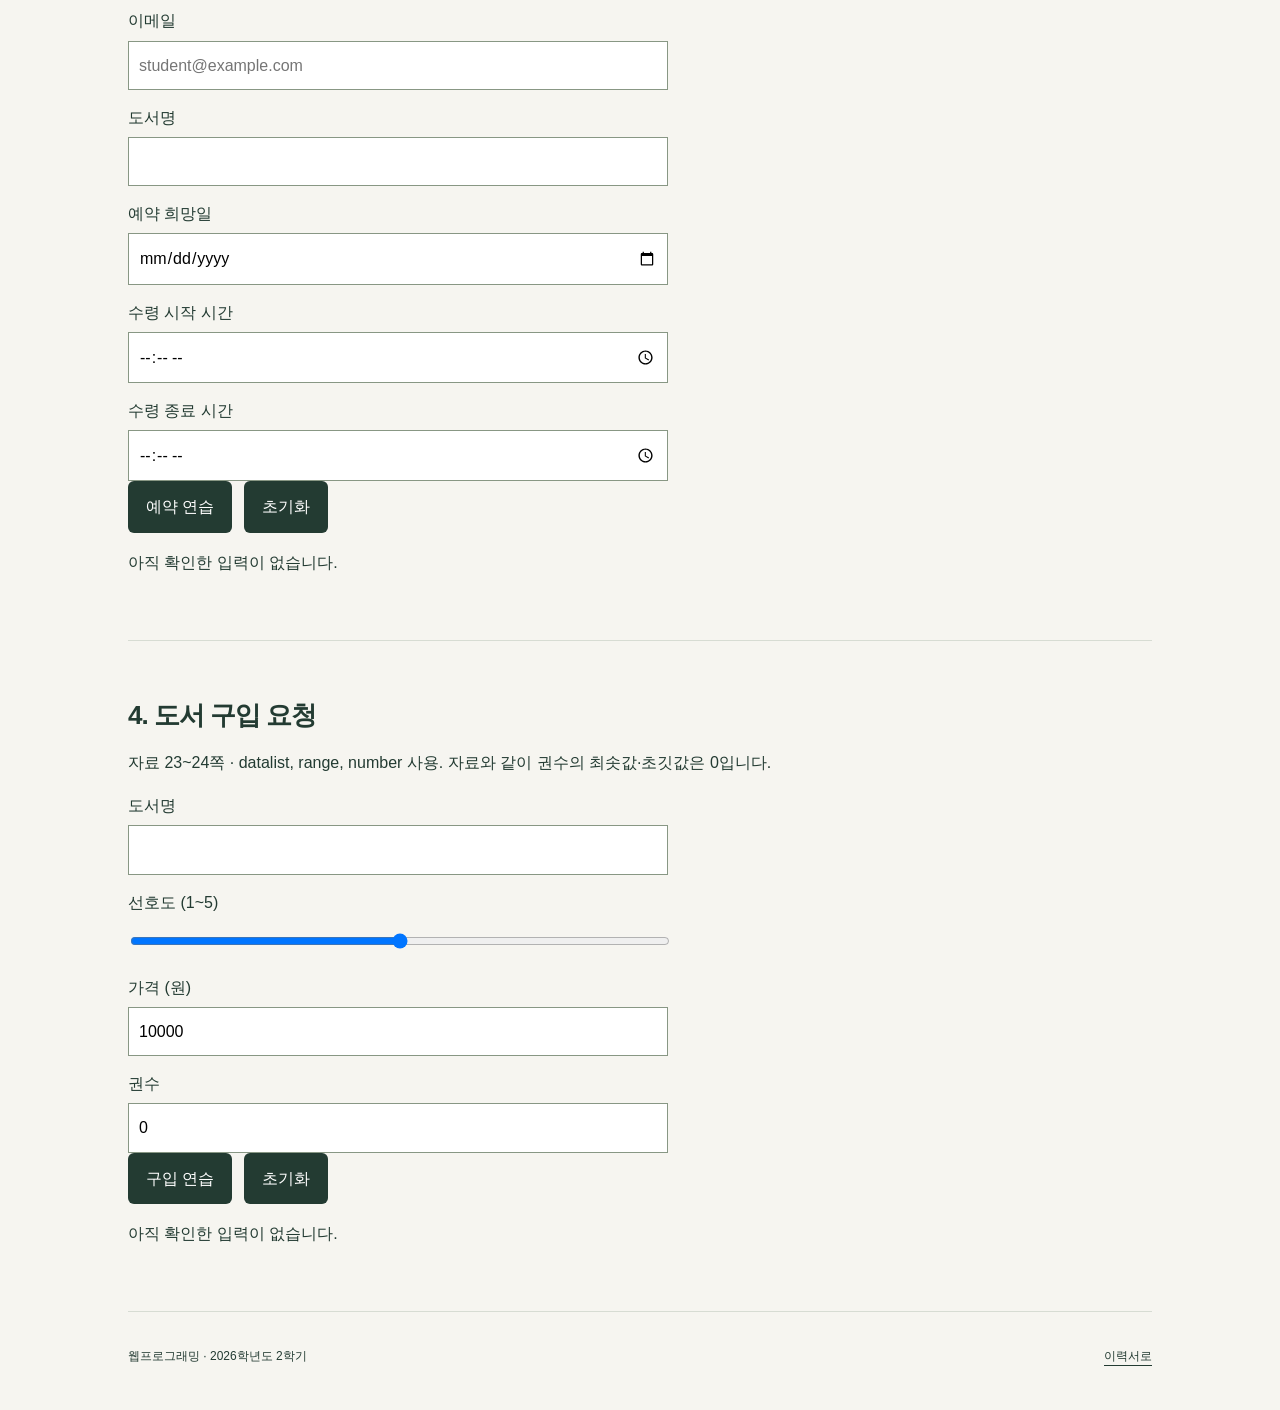
<file: practice/lec07.html>
<!DOCTYPE html>
<html lang="ko"><head><meta charset="UTF-8"><meta name="viewport" content="width=device-width, initial-scale=1.0"><title>7주차 · 다양한 입력 폼</title><link rel="stylesheet" href="../styles.css"><link rel="stylesheet" href="practice.css"><script src="week07.js?v=20261020" defer></script></head>
<body><a class="skip-link" href="#main">본문으로 바로가기</a><div class="page"><header><div class="topline"><a href="../index.html?v=20261020-clean#weekly">← 이력서로 돌아가기</a><span>WEEK 07 / 07</span></div><h1>다양한 입력 폼</h1><p class="eyebrow">7주차 · 2026.10.13–10.19</p><nav class="lesson-nav" aria-label="주차별 실습"><a href="lec01.html?v=20261020-clean">1주차</a><a href="lec02.html?v=20261020-clean">2주차</a><a href="lec03.html?v=20261020-clean">3주차</a><a href="lec04.html?v=20261020-clean">4주차</a><a href="lec05.html?v=20261020-clean">5주차</a><a href="lec06.html?v=20261020-clean">6주차</a><a href="lec07.html?v=20261020-clean">7주차</a></nav></header>
<main id="main"><section><h2>강의자료의 입력 폼 예제</h2><p>Lec06 「다양한 입력 폼」의 3쪽, 14쪽, 20쪽, 23~24쪽 예제를 연습합니다. 입력값은 전송하거나 저장하지 않습니다. 성명·연락처·비밀번호에는 실제 정보 대신 연습용 값을 입력하세요.</p></section><section><h2>1. 다양한 입력 폼</h2><p>자료 3쪽 · 텍스트, 라디오 버튼, 선택 목록, 체크박스, 여러 줄 입력</p><form id="basic-form" autocomplete="off"><label for="person">성명</label><input id="person" name="person" type="text" ><fieldset><legend>성별</legend><label class="inline"><input type="radio" name="sex" value="남성">남성</label><label class="inline"><input type="radio" name="sex" value="여성">여성</label></fieldset><label for="job">직업</label><select id="job" name="job"><option>학생</option><option>회사원</option><option>공무원</option><option>기타</option></select><fieldset><legend>구입 희망 분야 (복수 선택)</legend><label class="inline"><input type="checkbox" name="books" value="컴퓨터">컴퓨터</label><label class="inline"><input type="checkbox" name="books" value="경제">경제</label><label class="inline"><input type="checkbox" name="books" value="상식">상식</label></fieldset><label for="comments">비고</label><textarea id="comments" name="comments" rows="4"></textarea><div class="actions"><button type="submit">신청 연습</button><button type="reset">초기화</button></div><p role="status" aria-live="polite">아직 확인한 입력이 없습니다.</p></form></section><section><h2>2. 도서 검색 폼</h2><p>자료 14쪽 · fieldset과 legend로 입력 그룹을 구분합니다. 자료에서 생략된 선택지는 연습용으로 보완했습니다. 실제 로그인·검색은 하지 않습니다.</p><form id="search-form" autocomplete="off"><fieldset><legend>로그인 입력 연습</legend><label for="user-id">연습용 아이디</label><input id="user-id" name="user-id" type="text" ><label for="user-pw">연습용 비밀번호</label><input id="user-pw" name="user-pw" type="password" autocomplete="new-password"></fieldset><fieldset><legend>통합 검색</legend><label for="book-search">도서명</label><input id="book-search" name="book-search" type="text" ><fieldset><legend>검색 범위</legend><label class="inline"><input type="radio" name="scope" value="키워드">키워드</label><label class="inline"><input type="radio" name="scope" value="제목">제목</label><label class="inline"><input type="radio" name="scope" value="저자">저자</label></fieldset><fieldset><legend>자료 유형</legend><label class="inline"><input type="checkbox" name="type" value="전체">전체</label><label class="inline"><input type="checkbox" name="type" value="도서">도서</label><label class="inline"><input type="checkbox" name="type" value="전자자료">전자자료</label></fieldset></fieldset><div class="actions"><button type="submit">검색 연습</button><button type="reset">초기화</button></div><p role="status" aria-live="polite">아직 확인한 입력이 없습니다.</p></form></section><section><h2>3. 도서 예약 폼</h2><p>자료 20쪽 · 전화번호 형식, 이메일 형식, 날짜와 시간 범위 검사</p><form id="reservation-form" autocomplete="off"><label for="reserve-person">성명</label><input id="reserve-person" name="reserve-person" type="text" ><label for="reserve-tel">전화</label><input id="reserve-tel" name="reserve-tel" type="tel" placeholder="010-0000-0000" pattern="[0-9]{2,3}-[0-9]{3,4}-[0-9]{4}"><label for="reserve-email">이메일</label><input id="reserve-email" name="reserve-email" type="email" placeholder="student@example.com"><label for="reserve-book">도서명</label><input id="reserve-book" name="reserve-book" type="text" ><label for="reserve-date">예약 희망일</label><input id="reserve-date" name="reserve-date" type="date" min="2013-01-30"><label for="time-from">수령 시작 시간</label><input id="time-from" name="time-from" type="time" min="09:00" max="18:00"><label for="time-until">수령 종료 시간</label><input id="time-until" name="time-until" type="time" min="09:00" max="18:00"><div class="actions"><button type="submit">예약 연습</button><button type="reset">초기화</button></div><p role="status" aria-live="polite">아직 확인한 입력이 없습니다.</p></form></section><section><h2>4. 도서 구입 요청</h2><p>자료 23~24쪽 · datalist, range, number 사용. 자료와 같이 권수의 최솟값·초깃값은 0입니다.</p><form id="purchase-form" autocomplete="off"><label for="purchase-book">도서명</label><input id="purchase-book" name="purchase-book" type="text" list="book-options"><datalist id="book-options"><option value="멀티미디어배움터" label="30,000"></option><option value="인터넷배움터" label="34,000"></option><option value="컴퓨터와 IT 기술의 이해" label="28,000"></option></datalist><label for="preference">선호도 (1~5)</label><input id="preference" name="preference" type="range" min="1" max="5" value="3"><label for="price">가격 (원)</label><input id="price" name="price" type="number" min="0" step="100" value="10000"><label for="num">권수</label><input id="num" name="num" type="number" min="0" step="1" value="0"><div class="actions"><button type="submit">구입 연습</button><button type="reset">초기화</button></div><p role="status" aria-live="polite">아직 확인한 입력이 없습니다.</p></form></section></main><footer><span>웹프로그래밍 · 2026학년도 2학기</span><a href="../index.html?v=20261020-clean#weekly">이력서로</a></footer></div></body></html>
</file>
<file: styles.css>
:root { color-scheme: light; --paper: #f6f5f0; --ink: #233b32; --muted: #667269; --line: #d7dcd3; --accent: #396348; }
* { box-sizing: border-box; }
html { scroll-behavior: smooth; scroll-padding-top: 24px; }
body { margin: 0; background: var(--paper); color: var(--ink); font-family: "Malgun Gothic", "Apple SD Gothic Neo", sans-serif; line-height: 1.7; }
a { color: inherit; text-underline-offset: 5px; }
a:hover { color: #45754c; }
a:focus-visible, [tabindex]:focus-visible { outline: 3px solid #9a592b; outline-offset: 5px; }
.page { max-width: 1120px; padding: 0 48px; margin: 0 auto; }
.skip-link { position: absolute; top: -100px; left: 20px; padding: 12px 20px; background: white; z-index: 10; }
.skip-link:focus { top: 12px; }
.topline { display: flex; justify-content: space-between; align-items: center; padding: 26px 0; border-bottom: 1px solid var(--line); }
.brand { font-size: 16px; font-weight: 800; letter-spacing: 2px; }
.dot { color: #80904b; }
.edition, .eyebrow { font-size: 11px; font-weight: 700; letter-spacing: 1.6px; }
.edition { color: var(--muted); }
.hero { display: flex; align-items: center; justify-content: space-between; gap: 36px; padding: 52px 0 42px; }
.eyebrow { color: var(--accent); }
h1 { margin: 14px 0 16px; font-size: clamp(30px, 4vw, 48px); letter-spacing: -2px; line-height: 1.3; }
.affiliation { font-size: 15px; font-weight: 700; margin: 0; }
.intro { font-size: 15px; margin: 10px 0 0; color: var(--muted); }
.profile-mark { flex: 0 0 180px; height: 180px; border: 1px solid #bfcbb6; border-radius: 50%; display: flex; align-items: center; justify-content: center; flex-direction: column; background: #e8ecdf; font-family: monospace; font-size: 52px; transform: rotate(-8deg); }
.profile-mark span { font-size: 8px; letter-spacing: 1px; margin-top: 10px; }
.header-bottom { display: flex; justify-content: space-between; gap: 20px; padding: 18px 0; border-top: 1px solid var(--line); border-bottom: 1px solid var(--ink); font-size: 13px; }
.contact-pending { color: var(--muted); }
nav { display: flex; gap: 24px; }
nav a { text-decoration: none; font-weight: 700; }
.draft-note { margin: 24px 0 0; padding: 12px 16px; background: #ecebe3; color: #615d48; font-size: 12px; }
.draft-note strong { margin-right: 10px; }
section { padding: 48px 0; border-bottom: 1px solid var(--line); }
.section-heading { display: flex; align-items: flex-end; justify-content: space-between; gap: 20px; margin-bottom: 24px; }
h2 { font-size: 26px; line-height: 1.4; letter-spacing: -1px; margin: 8px 0 0; }
.section-aside { font-size: 12px; color: var(--muted); text-align: right; }
.table-scroll { overflow-x: auto; }
table { border-collapse: collapse; width: 100%; font-size: 13px; text-align: left; }
caption { text-align: left; padding-bottom: 12px; color: var(--muted); font-size: 12px; }
th { background: #e9ede4; font-weight: 700; font-size: 12px; }
th, td { padding: 18px 15px; border-bottom: 1px solid var(--line); }
th:first-child, td:first-child { white-space: nowrap; font-variant-numeric: tabular-nums; }
td:nth-child(2), td:last-child { white-space: nowrap; color: var(--muted); }
.section-note { font-size: 12px; color: var(--muted); margin: 16px 0 0; }
.course-list { padding: 0; margin: 0; list-style: none; }
.course-list li { display: flex; justify-content: space-between; align-items: center; gap: 20px; padding: 22px 0; border-top: 1px solid var(--line); }
.course-list a { font-size: 16px; font-weight: 700; }
.course-list a span { margin-left: 12px; }
.course-type { font-size: 12px; color: var(--muted); }
.weekly-meta { display: flex; justify-content: space-between; gap: 16px; color: var(--muted); font-size: 12px; }
.legend { display: flex; align-items: center; gap: 8px; }
.complete-dot, .pending-dot { display: inline-block; width: 8px; height: 8px; border-radius: 50%; background: #396348; }
.pending-dot { margin-left: 12px; background: #b7bcb2; }
.week-grid { display: grid; grid-template-columns: repeat(5, 1fr); gap: 12px; padding: 0; margin: 12px 0 0; list-style: none; }
.week-grid li { border: 1px solid var(--line); background: #eeefe8; min-height: 106px; padding: 16px 20px; display: flex; flex-direction: column; justify-content: space-between; }
.week-number { font-size: 23px; font-weight: 700; line-height: 1.4; font-variant-numeric: tabular-nums; }
.week-number span { font-size: 11px; font-weight: 400; margin-left: 6px; }
.status { font-size: 11px; color: var(--muted); }
.week-grid li.completed { background: #e1eadc; border-color: #9aad91; }
.week-grid li.completed a { display: flex; flex-direction: column; gap: 8px; text-decoration: none; }
.completed .status { color: #315939; }
footer { display: flex; justify-content: space-between; align-items: center; gap: 24px; padding: 34px 0 44px; font-size: 12px; }
footer strong { font-size: 13px; }
footer p { margin: 6px 0 0; color: var(--muted); }
footer a { white-space: nowrap; }
@media (max-width: 700px) {
  .page { padding: 0 22px; }
  .edition { font-size: 9px; letter-spacing: .5px; }
  .hero { padding: 34px 0; }
  .profile-mark { display: none; }
  .header-bottom { flex-direction: column; gap: 12px; }
  nav { gap: 24px; }
  section { padding: 36px 0; }
  h2 { font-size: 23px; }
  .section-heading { align-items: flex-start; flex-direction: column; gap: 10px; }
  table { min-width: 620px; }
  .course-list li { align-items: flex-start; flex-direction: column; gap: 8px; }
  .course-list a { font-size: 14px; }
  .week-grid { grid-template-columns: repeat(3, 1fr); gap: 8px; }
  .week-grid li { padding: 12px; min-height: 96px; }
  .weekly-meta { flex-direction: column; gap: 0; }
  .weekly-meta p { margin: 5px 0; }
}
@media (prefers-reduced-motion: reduce) { html { scroll-behavior: auto; } }
</file>
<file: practice/practice.css>
.lesson-nav { flex-wrap: wrap; margin: 24px 0; }
video, figure img { display: block; max-width: 100%; height: auto; }
video { width: 640px; background: #18261f; }
figure { margin: 24px 0; }
figcaption { font-size: 13px; color: #667269; }
pre { overflow-x: auto; padding: 20px; background: #e9ede4; }
dt { font-weight: bold; margin-top: 16px; }
dd { margin-left: 20px; }
.cat-exercise a:link { color: green; }
.cat-exercise a:visited { color: black; }
.cat-exercise ol { list-style-type: upper-alpha; }
.margin-demo { background: #e5e9dc; padding: 1px; }
.box-demo { margin: 20px; border: 4px solid #396348; padding: 24px; background: #fff; }
.effect-grid { display: flex; flex-wrap: wrap; gap: 20px; }
.effect-card { flex: 1 1 220px; padding: 24px; border: 1px solid #bbc9b5; border-radius: 18px; box-shadow: 0 5px 12px #00000014; }
.gradient { background: linear-gradient(135deg, #e0ead8, #f7e7c8); }
button { padding: 12px 18px; background: #233b32; color: white; border: 0; border-radius: 6px; cursor: pointer; font: inherit; }
.transform-demo { transition: transform .3s, background-color .3s; }
.transform-demo:hover, .transform-demo:focus { transform: translateY(-6px) rotate(-3deg); background: #42694c; }
button:focus-visible, input:focus-visible, select:focus-visible, textarea:focus-visible { outline: 3px solid #9a592b; outline-offset: 4px; }
fieldset { margin: 24px 0; border: 1px solid #bbc9b5; padding: 20px; }
legend { font-weight: bold; }
label { display: block; margin: 14px 0 6px; }
input:not([type="radio"]):not([type="checkbox"]), select, textarea { display: block; width: 100%; max-width: 540px; padding: 10px; border: 1px solid #889784; font: inherit; background: white; }
.inline { display: flex; gap: 10px; align-items: center; }
.actions { display: flex; gap: 12px; flex-wrap: wrap; }
#form-result { padding: 16px; background: #e5e9dc; }
@media (prefers-reduced-motion: reduce) { .transform-demo { transition: none; } }
</file>
